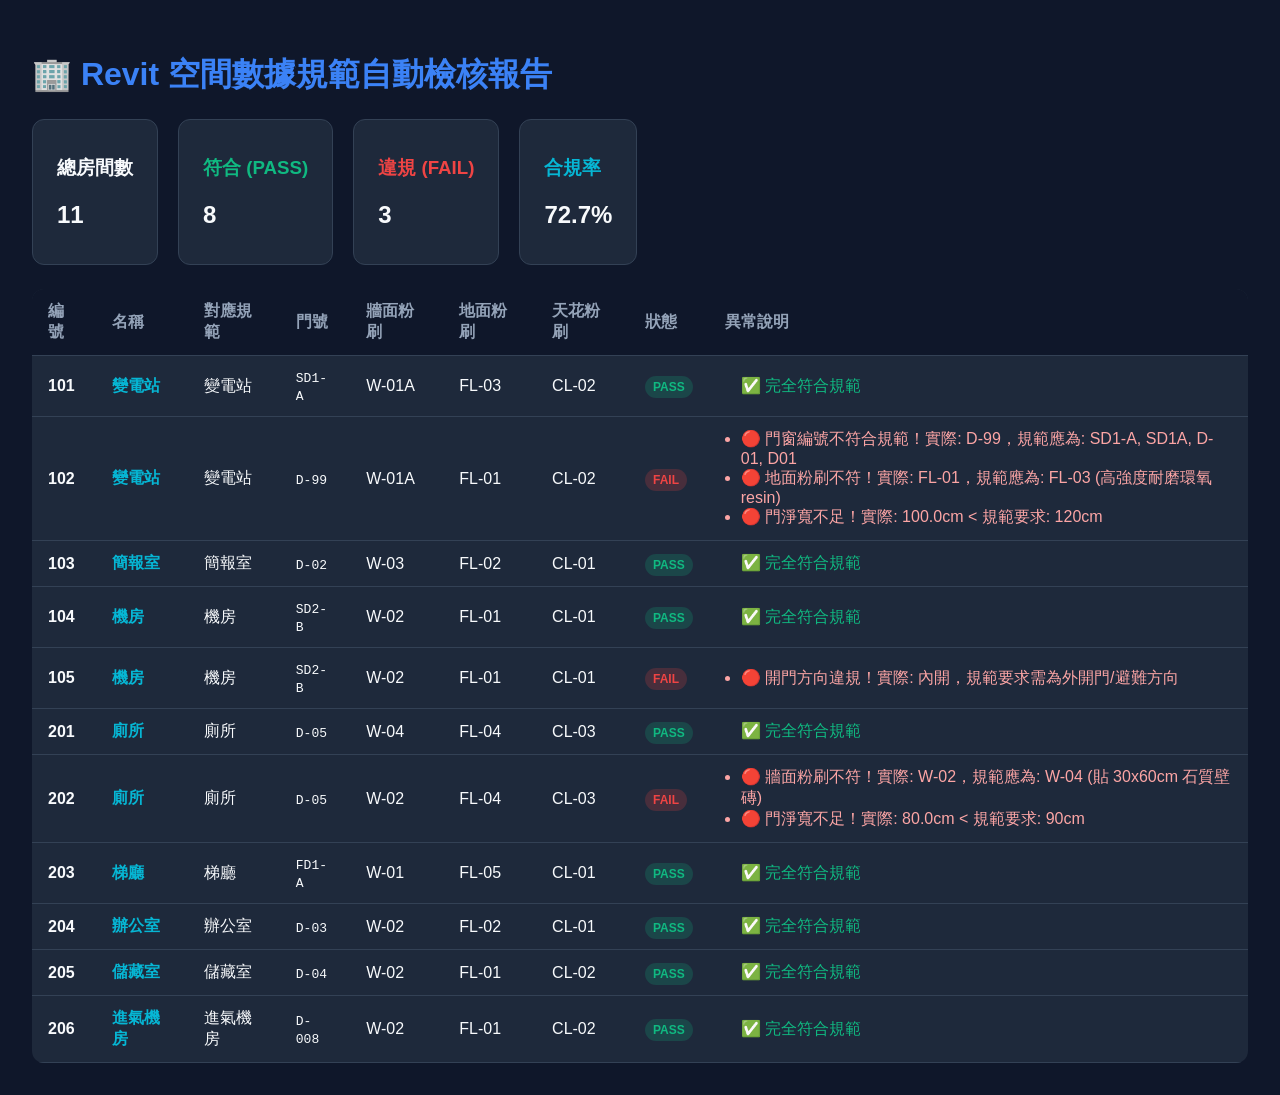
<file: report.html>
<!DOCTYPE html>
<html>
<head>
    <meta charset="utf-8">
    <title>RevitQC 專案自動檢核報告</title>
    <style>
        body { font-family: sans-serif; background: #0f172a; color: #f8fafc; padding: 24px; }
        h1 { color: #3b82f6; }
        .stats { display: flex; gap: 20px; margin-bottom: 24px; }
        .card { background: #1e293b; padding: 16px 24px; border-radius: 12px; border: 1px solid #334155; }
        table { width: 100%; border-collapse: collapse; background: #1e293b; border-radius: 12px; overflow: hidden; }
        th, td { padding: 12px 16px; border-bottom: 1px solid #334155; text-align: left; }
        th { background: #0f172a; color: #94a3b8; }
        .badge { padding: 4px 8px; border-radius: 12px; font-weight: bold; font-size: 12px; }
        .badge-pass { background: rgba(16,185,129,0.2); color: #10b981; }
        .badge-fail { background: rgba(239,68,68,0.2); color: #ef4444; }
    </style>
</head>
<body>
    <h1>🏢 Revit 空間數據規範自動檢核報告</h1>
    <div class="stats">
        <div class="card"><h3>總房間數</h3><h2>11</h2></div>
        <div class="card"><h3 style="color:#10b981">符合 (PASS)</h3><h2>8</h2></div>
        <div class="card"><h3 style="color:#ef4444">違規 (FAIL)</h3><h2>3</h2></div>
        <div class="card"><h3 style="color:#06b6d4">合規率</h3><h2>72.7%</h2></div>
    </div>
    <table>
        <thead>
            <tr><th>編號</th><th>名稱</th><th>對應規範</th><th>門號</th><th>牆面粉刷</th><th>地面粉刷</th><th>天花粉刷</th><th>狀態</th><th>異常說明</th></tr>
        </thead>
        <tbody>
            
        <tr>
            <td><b>101</b></td>
            <td><b style="color:#06b6d4">變電站</b></td>
            <td>變電站</td>
            <td><code>SD1-A</code></td>
            <td>W-01A</td>
            <td>FL-03</td>
            <td>CL-02</td>
            <td><span class="badge badge-pass">PASS</span></td>
            <td><ul style="margin:0;padding-left:16px;color:#fca5a5"><span style='color:#10b981'>✅ 完全符合規範</span></ul></td>
        </tr>
        
        <tr>
            <td><b>102</b></td>
            <td><b style="color:#06b6d4">變電站</b></td>
            <td>變電站</td>
            <td><code>D-99</code></td>
            <td>W-01A</td>
            <td>FL-01</td>
            <td>CL-02</td>
            <td><span class="badge badge-fail">FAIL</span></td>
            <td><ul style="margin:0;padding-left:16px;color:#fca5a5"><li>🔴 門窗編號不符合規範！實際: D-99，規範應為: SD1-A, SD1A, D-01, D01</li><li>🔴 地面粉刷不符！實際: FL-01，規範應為: FL-03 (高強度耐磨環氧 resin)</li><li>🔴 門淨寬不足！實際: 100.0cm < 規範要求: 120cm</li></ul></td>
        </tr>
        
        <tr>
            <td><b>103</b></td>
            <td><b style="color:#06b6d4">簡報室</b></td>
            <td>簡報室</td>
            <td><code>D-02</code></td>
            <td>W-03</td>
            <td>FL-02</td>
            <td>CL-01</td>
            <td><span class="badge badge-pass">PASS</span></td>
            <td><ul style="margin:0;padding-left:16px;color:#fca5a5"><span style='color:#10b981'>✅ 完全符合規範</span></ul></td>
        </tr>
        
        <tr>
            <td><b>104</b></td>
            <td><b style="color:#06b6d4">機房</b></td>
            <td>機房</td>
            <td><code>SD2-B</code></td>
            <td>W-02</td>
            <td>FL-01</td>
            <td>CL-01</td>
            <td><span class="badge badge-pass">PASS</span></td>
            <td><ul style="margin:0;padding-left:16px;color:#fca5a5"><span style='color:#10b981'>✅ 完全符合規範</span></ul></td>
        </tr>
        
        <tr>
            <td><b>105</b></td>
            <td><b style="color:#06b6d4">機房</b></td>
            <td>機房</td>
            <td><code>SD2-B</code></td>
            <td>W-02</td>
            <td>FL-01</td>
            <td>CL-01</td>
            <td><span class="badge badge-fail">FAIL</span></td>
            <td><ul style="margin:0;padding-left:16px;color:#fca5a5"><li>🔴 開門方向違規！實際: 內開，規範要求需為外開門/避難方向</li></ul></td>
        </tr>
        
        <tr>
            <td><b>201</b></td>
            <td><b style="color:#06b6d4">廁所</b></td>
            <td>廁所</td>
            <td><code>D-05</code></td>
            <td>W-04</td>
            <td>FL-04</td>
            <td>CL-03</td>
            <td><span class="badge badge-pass">PASS</span></td>
            <td><ul style="margin:0;padding-left:16px;color:#fca5a5"><span style='color:#10b981'>✅ 完全符合規範</span></ul></td>
        </tr>
        
        <tr>
            <td><b>202</b></td>
            <td><b style="color:#06b6d4">廁所</b></td>
            <td>廁所</td>
            <td><code>D-05</code></td>
            <td>W-02</td>
            <td>FL-04</td>
            <td>CL-03</td>
            <td><span class="badge badge-fail">FAIL</span></td>
            <td><ul style="margin:0;padding-left:16px;color:#fca5a5"><li>🔴 牆面粉刷不符！實際: W-02，規範應為: W-04 (貼 30x60cm 石質壁磚)</li><li>🔴 門淨寬不足！實際: 80.0cm < 規範要求: 90cm</li></ul></td>
        </tr>
        
        <tr>
            <td><b>203</b></td>
            <td><b style="color:#06b6d4">梯廳</b></td>
            <td>梯廳</td>
            <td><code>FD1-A</code></td>
            <td>W-01</td>
            <td>FL-05</td>
            <td>CL-01</td>
            <td><span class="badge badge-pass">PASS</span></td>
            <td><ul style="margin:0;padding-left:16px;color:#fca5a5"><span style='color:#10b981'>✅ 完全符合規範</span></ul></td>
        </tr>
        
        <tr>
            <td><b>204</b></td>
            <td><b style="color:#06b6d4">辦公室</b></td>
            <td>辦公室</td>
            <td><code>D-03</code></td>
            <td>W-02</td>
            <td>FL-02</td>
            <td>CL-01</td>
            <td><span class="badge badge-pass">PASS</span></td>
            <td><ul style="margin:0;padding-left:16px;color:#fca5a5"><span style='color:#10b981'>✅ 完全符合規範</span></ul></td>
        </tr>
        
        <tr>
            <td><b>205</b></td>
            <td><b style="color:#06b6d4">儲藏室</b></td>
            <td>儲藏室</td>
            <td><code>D-04</code></td>
            <td>W-02</td>
            <td>FL-01</td>
            <td>CL-02</td>
            <td><span class="badge badge-pass">PASS</span></td>
            <td><ul style="margin:0;padding-left:16px;color:#fca5a5"><span style='color:#10b981'>✅ 完全符合規範</span></ul></td>
        </tr>
        
        <tr>
            <td><b>206</b></td>
            <td><b style="color:#06b6d4">進氣機房</b></td>
            <td>進氣機房</td>
            <td><code>D-008</code></td>
            <td>W-02</td>
            <td>FL-01</td>
            <td>CL-02</td>
            <td><span class="badge badge-pass">PASS</span></td>
            <td><ul style="margin:0;padding-left:16px;color:#fca5a5"><span style='color:#10b981'>✅ 完全符合規範</span></ul></td>
        </tr>
        
        </tbody>
    </table>
</body>
</html>
</file>
